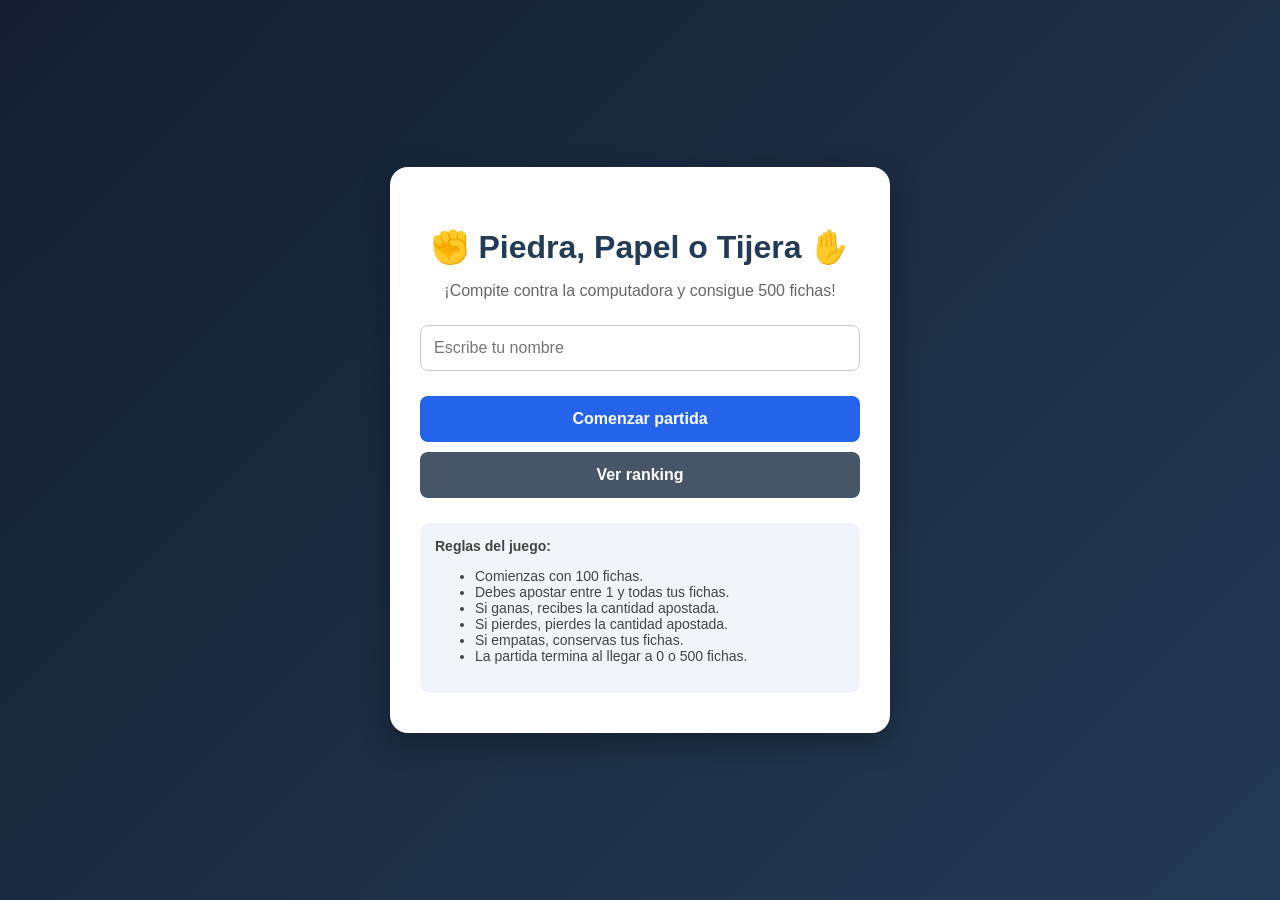
<file: Evaluacion 03/Piedra papel o tijera con apuestas/Piedra papel o tijera con apuestas/wwwroot/index.html>
﻿
<!DOCTYPE html>
<html lang="es">
<head>
    <meta charset="UTF-8">
    <meta name="viewport" content="width=device-width, initial-scale=1.0">
    <title>Piedra, Papel o Tijera</title>

    <style>
        * {
            box-sizing: border-box;
        }

        body {
            margin: 0;
            min-height: 100vh;
            font-family: Arial, sans-serif;
            background: linear-gradient(135deg, #141e30, #243b55);
            color: white;
            display: flex;
            justify-content: center;
            align-items: center;
        }

        .contenedor {
            width: 90%;
            max-width: 500px;
            padding: 40px 30px;
            background: #ffffff;
            color: #222;
            border-radius: 18px;
            text-align: center;
            box-shadow: 0 10px 30px rgba(0,0,0,0.3);
        }

        h1 {
            color: #243b55;
            margin-bottom: 10px;
        }

        .descripcion {
            color: #666;
            margin-bottom: 25px;
        }

        input {
            width: 100%;
            padding: 13px;
            margin-bottom: 15px;
            border: 1px solid #ccc;
            border-radius: 8px;
            font-size: 16px;
        }

        button {
            width: 100%;
            padding: 14px;
            margin-top: 10px;
            border: none;
            border-radius: 8px;
            background: #2563eb;
            color: white;
            font-size: 16px;
            font-weight: bold;
            cursor: pointer;
        }

            button:hover {
                background: #1d4ed8;
            }

        .ranking {
            background: #475569;
        }

            .ranking:hover {
                background: #334155;
            }

        .reglas {
            margin-top: 25px;
            padding: 15px;
            background: #f1f5f9;
            border-radius: 10px;
            color: #444;
            text-align: left;
            font-size: 14px;
        }

        #mensaje {
            color: #dc2626;
            margin-top: 12px;
        }
    </style>
</head>

<body>

    <div class="contenedor">

        <h1>✊ Piedra, Papel o Tijera ✋</h1>

        <p class="descripcion">
            ¡Compite contra la computadora y consigue 500 fichas!
        </p>

        <input type="text"
               id="nombreJugador"
               maxlength="20"
               placeholder="Escribe tu nombre">

        <button onclick="iniciarPartida()">
            Comenzar partida
        </button>

        <button class="ranking" onclick="location.href='ranking.html'">
            Ver ranking
        </button>

        <p id="mensaje"></p>

        <div class="reglas">
            <strong>Reglas del juego:</strong>
            <ul>
                <li>Comienzas con 100 fichas.</li>
                <li>Debes apostar entre 1 y todas tus fichas.</li>
                <li>Si ganas, recibes la cantidad apostada.</li>
                <li>Si pierdes, pierdes la cantidad apostada.</li>
                <li>Si empatas, conservas tus fichas.</li>
                <li>La partida termina al llegar a 0 o 500 fichas.</li>
            </ul>
        </div>

    </div>

    <script>
        async function iniciarPartida() {
            const nombre = document.getElementById("nombreJugador").value.trim();
            const mensaje = document.getElementById("mensaje");

            if (nombre.length < 1 || nombre.length > 20) {
                mensaje.textContent = "Escribe un nombre de entre 1 y 20 caracteres.";
                return;
            }

            try {
                const respuesta = await fetch("/api/juego/iniciar", {
                    method: "POST",
                    headers: {
                        "Content-Type": "application/json"
                    },
                    body: JSON.stringify({
                        nombre: nombre
                    })
                });

                if (!respuesta.ok) {
                    mensaje.textContent = await respuesta.text();
                    return;
                }

                const datos = await respuesta.json();

                sessionStorage.setItem("idPartida", datos.idPartida);
                sessionStorage.setItem("nombreJugador", datos.jugador);

                window.location.href = "juego.html";

            } catch (error) {
                mensaje.textContent = "No se pudo conectar con el servidor.";
            }
        }
    </script>

</body>
</html>
</file>
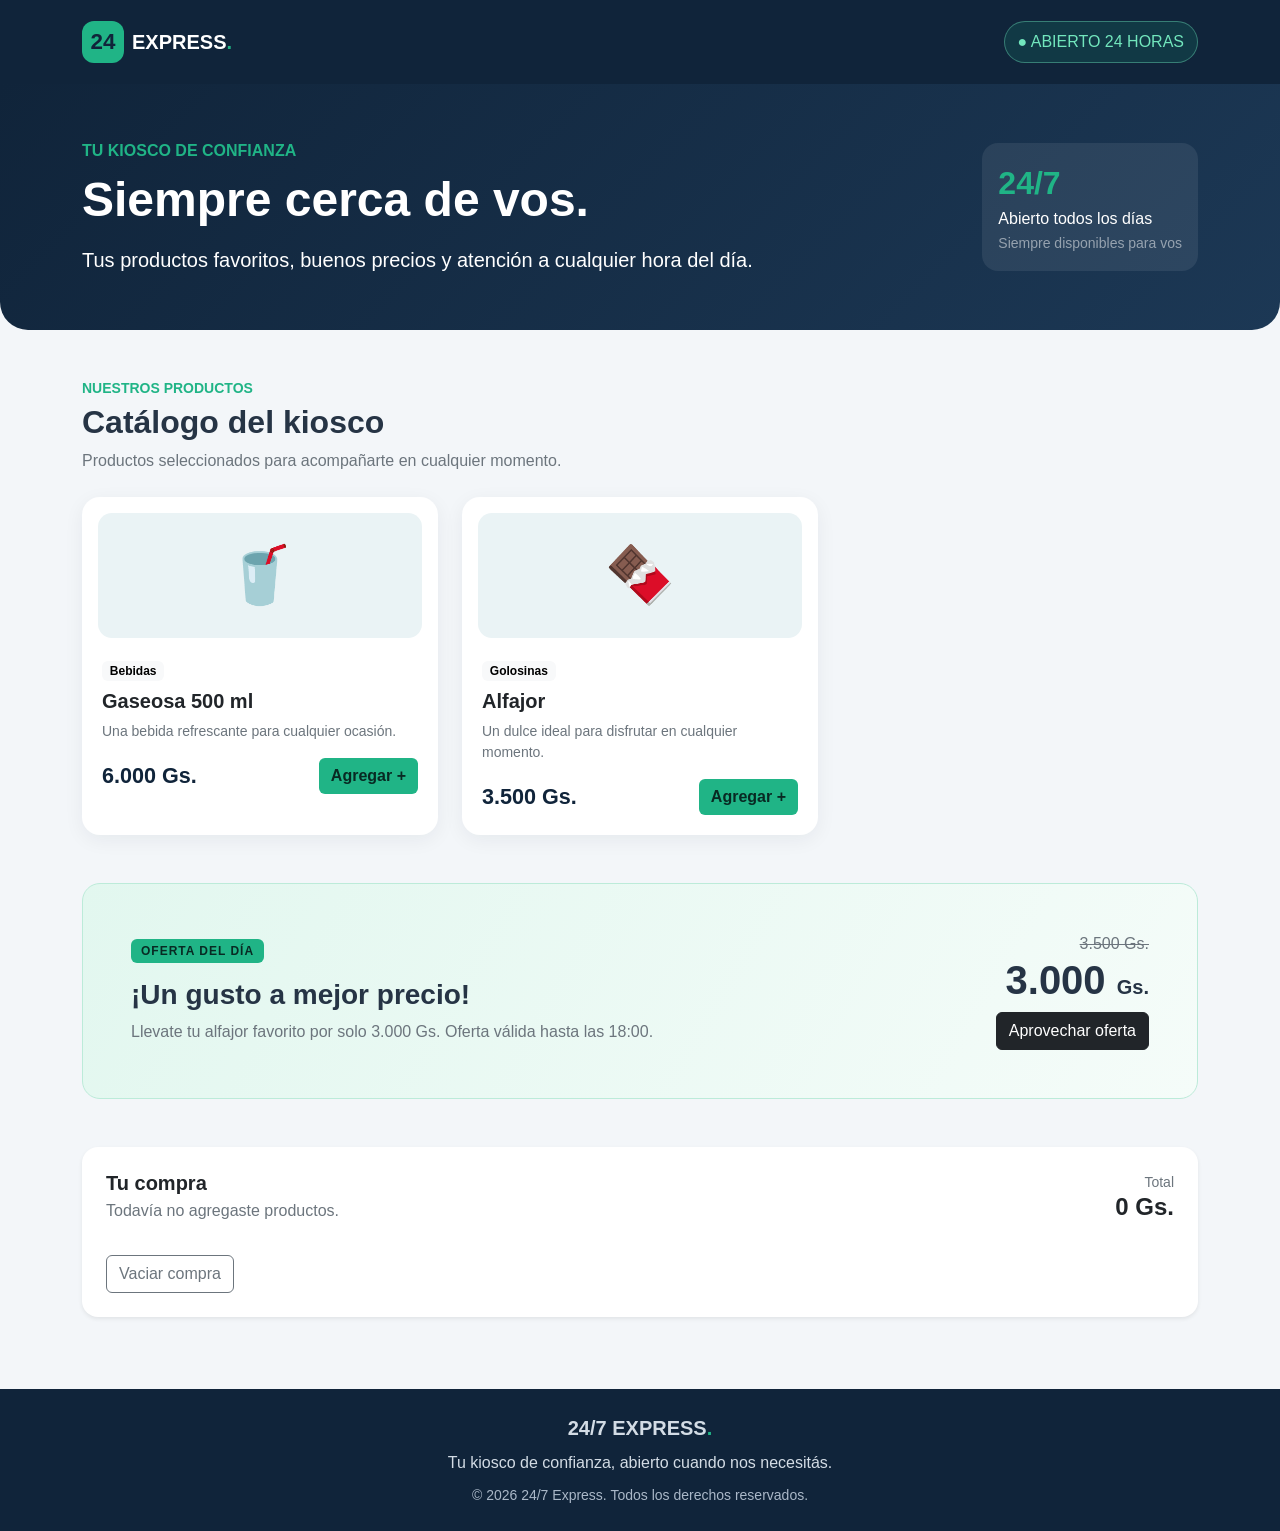
<file: dia7/bootstrap.html>
﻿
<!DOCTYPE html>
<html lang="es">
<head>
    <meta charset="UTF-8">
    <meta name="viewport" content="width=device-width, initial-scale=1.0">
    <meta name="theme-color" content="#10243a">
    <title>24/7 Express | Catálogo</title>

    <!-- Bootstrap CSS -->
    <link href="https://cdn.jsdelivr.net/npm/bootstrap@5.3.8/dist/css/bootstrap.min.css"
          rel="stylesheet">

    <style>
        :root {
            --azul: #10243a;
            --azul-claro: #1c3855;
            --verde: #20b486;
            --fondo: #f3f6f9;
            --texto: #263445;
        }

        body {
            background-color: var(--fondo);
            color: var(--texto);
            font-family: Arial, Helvetica, sans-serif;
        }

        /* Barra de navegación */
        .navbar-custom {
            background-color: var(--azul);
        }

        .brand-icon {
            display: inline-flex;
            width: 42px;
            height: 42px;
            align-items: center;
            justify-content: center;
            background-color: var(--verde);
            border-radius: 12px;
            color: var(--azul);
            font-size: 1.4rem;
            font-weight: bold;
        }

        /* Encabezado */
        .hero {
            background: linear-gradient(135deg, var(--azul), var(--azul-claro));
            color: white;
            padding: 55px 0;
            border-radius: 0 0 28px 28px;
        }

        .badge-open {
            background-color: rgba(32, 180, 134, 0.15);
            color: #72e6bd;
            border: 1px solid rgba(114, 230, 189, 0.4);
            padding: 8px 13px;
            border-radius: 30px;
        }

        .text-green {
            color: var(--verde);
        }

        /* Productos */
        .product-card {
            border: none;
            border-radius: 18px;
            box-shadow: 0 5px 20px rgba(16, 36, 58, 0.06);
            transition: transform 0.2s, box-shadow 0.2s;
            height: 100%;
        }

            .product-card:hover {
                transform: translateY(-4px);
                box-shadow: 0 10px 28px rgba(16, 36, 58, 0.12);
            }

        .product-icon {
            height: 125px;
            display: flex;
            justify-content: center;
            align-items: center;
            background-color: #eaf3f5;
            border-radius: 14px;
            font-size: 3.5rem;
        }

        .price {
            font-size: 1.35rem;
            font-weight: 700;
            color: var(--azul);
        }

        .btn-green {
            background-color: var(--verde);
            color: #082a23;
            font-weight: 600;
            border: none;
        }

            .btn-green:hover {
                background-color: #15966e;
                color: white;
            }

        /* Oferta */
        .offer-card {
            background: linear-gradient(120deg, #e2f7ef, #f5fcf9);
            border: 1px solid #bcebd9;
            border-radius: 18px;
        }

        .offer-label {
            background-color: var(--verde);
            color: #082a23;
            border-radius: 6px;
            padding: 5px 10px;
            font-size: 0.75rem;
            font-weight: bold;
            letter-spacing: 1px;
        }

        /* Pie de página */
        .footer {
            background-color: var(--azul);
            color: #d3dce5;
        }

            .footer small {
                color: #aab8c8;
            }
    </style>
</head>

<body>

    <!-- Navegación -->
    <nav class="navbar navbar-dark navbar-custom py-3">
        <div class="container">
            <a class="navbar-brand d-flex align-items-center gap-2 fw-bold"
               href="#">
                <span class="brand-icon">24</span>
                <span>EXPRESS<span class="text-green">.</span></span>
            </a>

            <span class="badge-open">
                ● ABIERTO 24 HORAS
            </span>
        </div>
    </nav>

    <!-- Encabezado -->
    <header class="hero">
        <div class="container">
            <div class="row align-items-center g-4">
                <div class="col-lg-8">
                    <p class="text-green fw-bold text-uppercase mb-2">
                        Tu kiosco de confianza
                    </p>

                    <h1 class="display-5 fw-bold mb-3">
                        Siempre cerca de vos.
                    </h1>

                    <p class="lead mb-0">
                        Tus productos favoritos, buenos precios y atención
                        a cualquier hora del día.
                    </p>
                </div>

                <div class="col-lg-4 text-lg-end">
                    <div class="d-inline-block text-start p-3 rounded-4"
                         style="background: rgba(255,255,255,0.08);">
                        <div class="fs-2 fw-bold text-green">24/7</div>
                        <div>Abierto todos los días</div>
                        <small class="text-white-50">
                            Siempre disponibles para vos
                        </small>
                    </div>
                </div>
            </div>
        </div>
    </header>

    <main class="container py-5">

        <!-- Título del catálogo -->
        <section class="mb-4">
            <p class="text-uppercase text-green fw-bold small mb-1">
                Nuestros productos
            </p>
            <h2 class="fw-bold">Catálogo del kiosco</h2>
            <p class="text-secondary">
                Productos seleccionados para acompañarte en cualquier momento.
            </p>
        </section>

        <!-- Tarjetas de productos -->
        <section class="row g-4">

            <!-- Gaseosa -->
            <div class="col-12 col-sm-6 col-lg-4">
                <article class="card product-card p-3">
                    <div class="product-icon mb-3" aria-hidden="true">
                        🥤
                    </div>

                    <div class="card-body p-1">
                        <span class="badge text-bg-light mb-2">
                            Bebidas
                        </span>

                        <h3 class="h5 fw-bold">Gaseosa 500 ml</h3>

                        <p class="text-secondary small">
                            Una bebida refrescante para cualquier ocasión.
                        </p>

                        <div class="d-flex justify-content-between
                                    align-items-center mt-3">
                            <span class="price">6.000 Gs.</span>
                            <button class="btn btn-green"
                                    type="button"
                                    onclick="agregarProducto('Gaseosa 500 ml', 6000)">
                                Agregar +
                            </button>
                        </div>
                    </div>
                </article>
            </div>

            <!-- Alfajor -->
            <div class="col-12 col-sm-6 col-lg-4">
                <article class="card product-card p-3">
                    <div class="product-icon mb-3" aria-hidden="true">
                        🍫
                    </div>

                    <div class="card-body p-1">
                        <span class="badge text-bg-light mb-2">
                            Golosinas
                        </span>

                        <h3 class="h5 fw-bold">Alfajor</h3>

                        <p class="text-secondary small">
                            Un dulce ideal para disfrutar en cualquier momento.
                        </p>

                        <div class="d-flex justify-content-between
                                    align-items-center mt-3">
                            <span class="price">3.500 Gs.</span>
                            <button class="btn btn-green"
                                    type="button"
                                    onclick="agregarProducto('Alfajor', 3500)">
                                Agregar +
                            </button>
                        </div>
                    </div>
                </article>
            </div>

        </section>

        <!-- Oferta del día -->
        <section class="offer-card p-4 p-md-5 mt-5">
            <div class="row align-items-center g-3">
                <div class="col-md-8">
                    <span class="offer-label">OFERTA DEL DÍA</span>

                    <h2 class="h3 fw-bold mt-3">
                        ¡Un gusto a mejor precio!
                    </h2>

                    <p class="text-secondary mb-md-0">
                        Llevate tu alfajor favorito por solo 3.000 Gs.
                        Oferta válida hasta las 18:00.
                    </p>
                </div>

                <div class="col-md-4 text-md-end">
                    <div class="text-secondary text-decoration-line-through">
                        3.500 Gs.
                    </div>

                    <div class="display-6 fw-bold">
                        3.000 <span class="fs-5">Gs.</span>
                    </div>

                    <button class="btn btn-dark mt-2"
                            type="button"
                            onclick="agregarProducto('Alfajor en oferta', 3000)">
                        Aprovechar oferta
                    </button>
                </div>
            </div>
        </section>

        <!-- Resumen de compra -->
        <section class="card border-0 shadow-sm rounded-4 p-4 mt-5">
            <div class="d-flex flex-wrap justify-content-between
                        align-items-center gap-3">
                <div>
                    <h2 class="h5 fw-bold mb-1">Tu compra</h2>
                    <p class="text-secondary mb-0" id="cantidad">
                        Todavía no agregaste productos.
                    </p>
                </div>

                <div class="text-md-end">
                    <div class="text-secondary small">Total</div>
                    <div class="h4 fw-bold mb-0" id="total">0 Gs.</div>
                </div>
            </div>

            <ul class="list-group list-group-flush mt-3" id="listaCompra">
            </ul>

            <button class="btn btn-outline-secondary mt-3 align-self-start"
                    type="button"
                    onclick="vaciarCompra()">
                Vaciar compra
            </button>
        </section>

    </main>

    <!-- Pie de página -->
    <footer class="footer py-4 mt-4">
        <div class="container text-center">
            <div class="fw-bold fs-5 mb-2">
                24/7 EXPRESS<span class="text-green">.</span>
            </div>

            <p class="mb-2">
                Tu kiosco de confianza, abierto cuando nos necesitás.
            </p>

            <small>
                © 2026 24/7 Express. Todos los derechos reservados.
            </small>
        </div>
    </footer>

    <!-- Bootstrap JS -->
    <script src="https://cdn.jsdelivr.net/npm/bootstrap@5.3.8/dist/js/bootstrap.bundle.min.js"></script>

    <script>
                const compra = [];

                function formatoGs(valor) {
                    return valor.toLocaleString("es-PY") + " Gs.";
                }

                function agregarProducto(nombre, precio) {
                    compra.push({ nombre, precio });
                    actualizarCompra();
                }

                function actualizarCompra() {
                    const lista = document.getElementById("listaCompra");
                    const total = document.getElementById("total");
                    const cantidad = document.getElementById("cantidad");

                    lista.innerHTML = "";

                    compra.forEach((producto, indice) => {
                        const elemento = document.createElement("li");

                        elemento.className =
                            "list-group-item d-flex justify-content-between align-items-center";

                        const descripcion = document.createElement("span");
                        descripcion.textContent =
                            producto.nombre + " — " + formatoGs(producto.precio);

                        const eliminar = document.createElement("button");
                        eliminar.className = "btn btn-sm btn-outline-danger";
                        eliminar.textContent = "Quitar";
                        eliminar.type = "button";
                        eliminar.addEventListener("click", () => {
                            compra.splice(indice, 1);
                            actualizarCompra();
                        });

                        elemento.append(descripcion, eliminar);
                        lista.appendChild(elemento);
                    });

                    const suma = compra.reduce(
                        (acumulado, producto) => acumulado + producto.precio,
                        0
                    );

                    total.textContent = formatoGs(suma);

                    cantidad.textContent = compra.length === 0
                        ? "Todavía no agregaste productos."
                        : compra.length + (
                            compra.length === 1
                                ? " producto agregado."
                                : " productos agregados."
                        );
                }

                function vaciarCompra() {
                    compra.length = 0;
                    actualizarCompra();
                }
    </script>

</body>
</html>
</file>
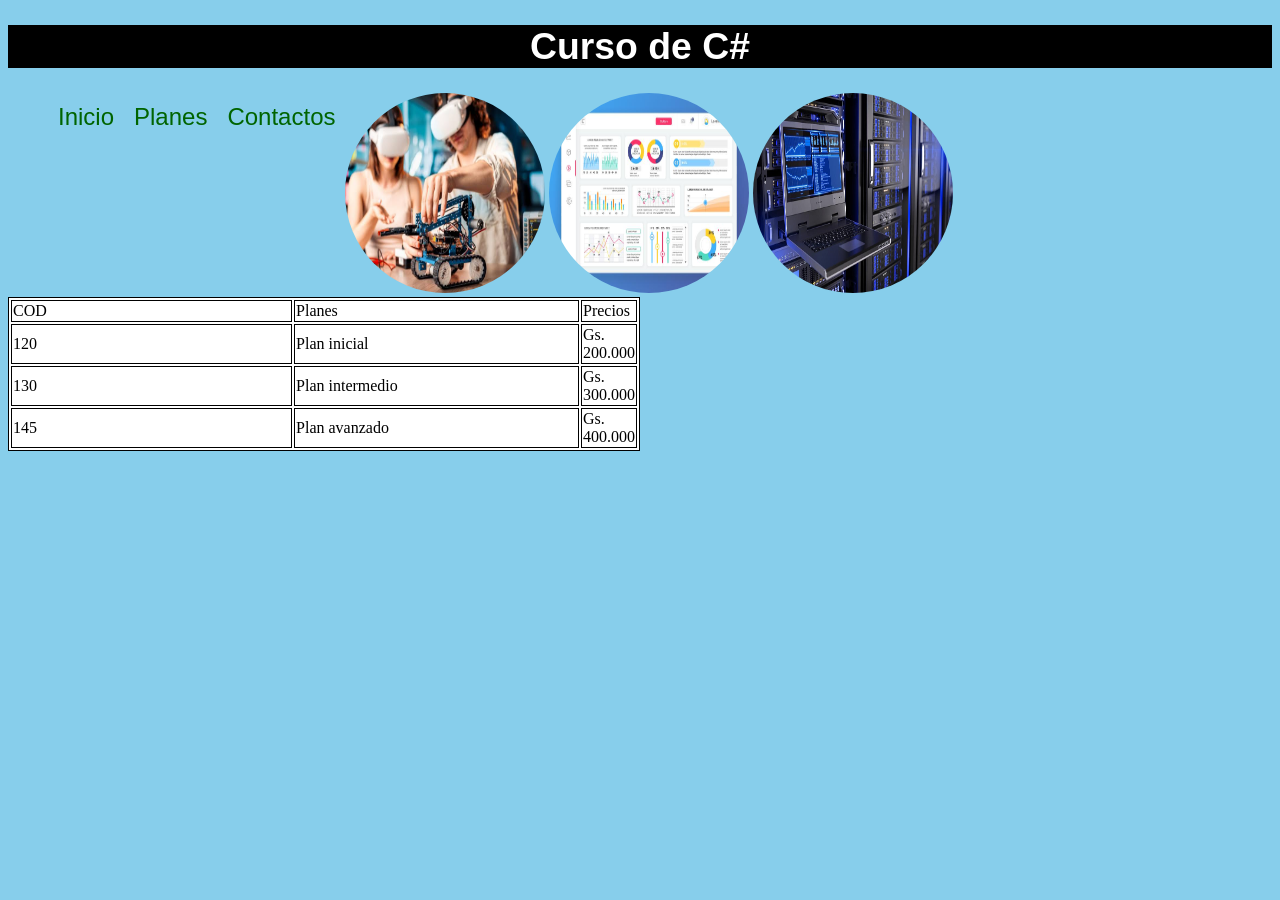
<file: dia7/pagina.html>
﻿<!DOCTYPE html>
<html>
	<head>
		<title>Curso de Csharp</title>
		<meta charset="UTF-8"/>
		<link rel="stylesheet" href="estilos.css"/>
	</head>
	<body>
		<h1>Curso de C#</h1>
		<ul>
			<li>Inicio</li>
			<li>Planes</li>
			<li>Contactos</li>
		</ul>
		<img src="imagenes/publicidad1.jpg" class="estilo-img"/>
		<img src="imagenes/publicidad2.jpg" class="estilo-img"/>
		<img src="imagenes/publicidad3.jpg" class="estilo-img"/>

		<table>
			<tr>
				<td>COD</td>
				<td>Planes</td>
				<td>Precios</td>
			</tr>
			<tr>
				<td>120</td>
				<td>Plan inicial</td>
				<td>Gs. 200.000</td>
			</tr>
			<tr>
				<td>130</td>
				<td>Plan intermedio</td>
				<td>Gs. 300.000</td>
			</tr>
			<tr>
				<td>145</td>
				<td>Plan avanzado</td>
				<td>Gs. 400.000</td>
			</tr>
			
		</table>
	</body>
</html>
</file>
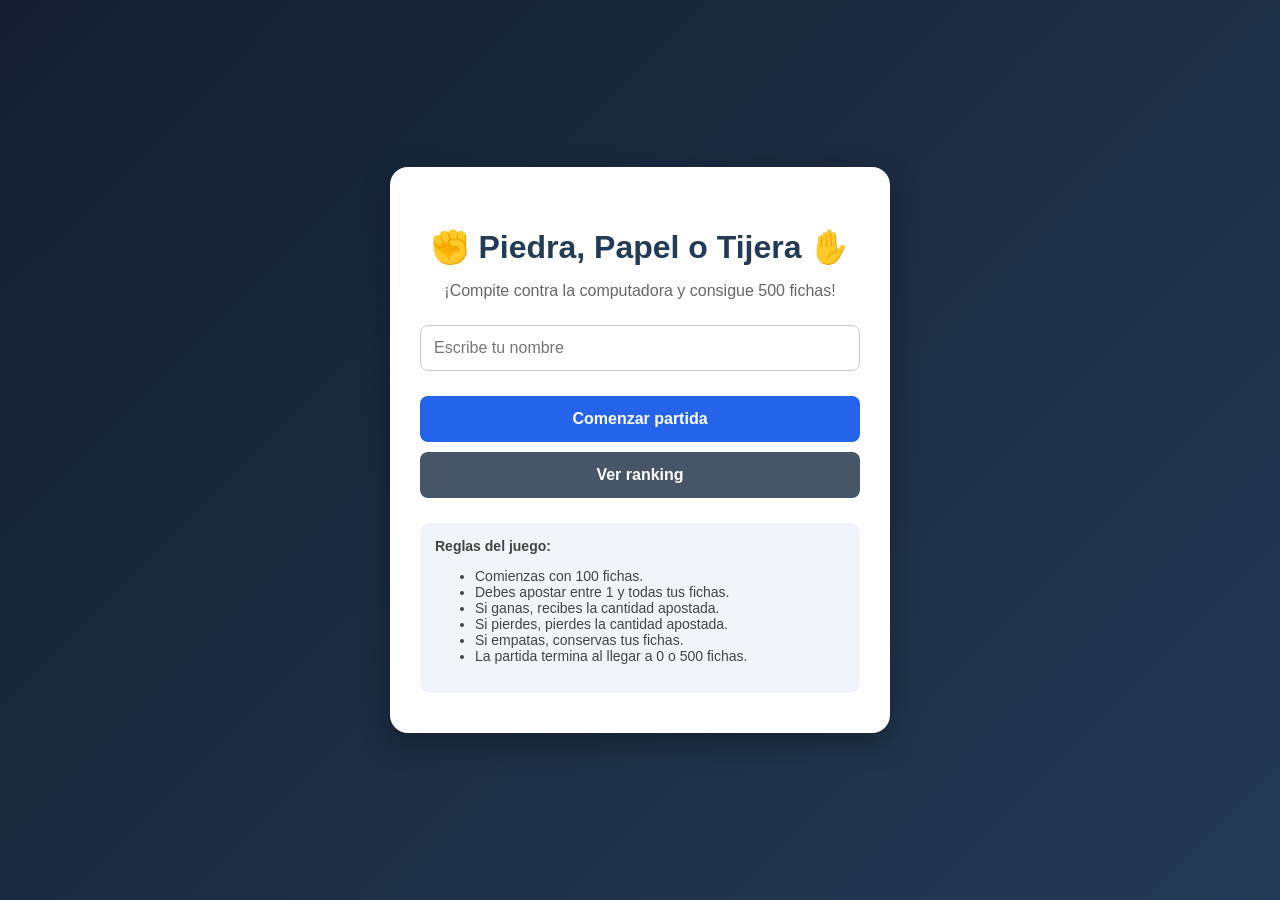
<file: Evaluacion 03/Piedra papel o tijera con apuestas/Piedra papel o tijera con apuestas/wwwroot/juego.html>
﻿
<!DOCTYPE html>
<html lang="es">
<head>
    <meta charset="UTF-8">
    <meta name="viewport" content="width=device-width, initial-scale=1.0">
    <title>Jugar - Piedra, Papel o Tijera</title>

    <style>
        * {
            box-sizing: border-box;
        }

        body {
            margin: 0;
            min-height: 100vh;
            font-family: Arial, sans-serif;
            background: linear-gradient(135deg, #141e30, #243b55);
            display: flex;
            justify-content: center;
            align-items: center;
            color: #222;
        }

        .contenedor {
            background: white;
            width: 92%;
            max-width: 650px;
            padding: 30px;
            border-radius: 18px;
            text-align: center;
            box-shadow: 0 10px 30px rgba(0,0,0,0.3);
        }

        h1 {
            color: #243b55;
        }

        .fichas {
            background: #eff6ff;
            border-radius: 12px;
            padding: 20px;
            margin: 20px 0;
        }

        .cantidad {
            font-size: 38px;
            font-weight: bold;
            color: #2563eb;
        }

        .opciones {
            display: flex;
            gap: 12px;
            margin: 20px 0;
        }

        .opcion {
            flex: 1;
            padding: 18px 8px;
            border: 2px solid #ddd;
            background: #f8fafc;
            border-radius: 12px;
            cursor: pointer;
            font-size: 16px;
        }

            .opcion:hover {
                border-color: #2563eb;
            }

        .seleccionada {
            border-color: #2563eb;
            background: #dbeafe;
        }

        input {
            width: 100%;
            padding: 14px;
            border: 1px solid #ccc;
            border-radius: 8px;
            font-size: 18px;
            text-align: center;
        }

        .boton {
            width: 100%;
            padding: 15px;
            border: none;
            border-radius: 8px;
            background: #2563eb;
            color: white;
            font-size: 17px;
            font-weight: bold;
            cursor: pointer;
            margin-top: 15px;
        }

            .boton:hover {
                background: #1d4ed8;
            }

            .boton:disabled {
                background: #94a3b8;
                cursor: not-allowed;
            }

        .resultado {
            display: none;
            margin-top: 25px;
            padding: 20px;
            background: #f1f5f9;
            border-radius: 12px;
        }

            .resultado h2 {
                color: #243b55;
            }

        .error {
            color: #dc2626;
            margin-top: 12px;
        }

        .volver {
            display: inline-block;
            margin-top: 20px;
            color: #475569;
            text-decoration: none;
        }
    </style>
</head>

<body>

    <div class="contenedor">

        <h1>✊ Piedra, Papel o Tijera ✋</h1>

        <h2 id="nombreJugador">Jugador</h2>

        <div class="fichas">
            <p>Tus fichas disponibles</p>
            <div class="cantidad" id="fichas">100</div>
        </div>

        <h3>Elige tu jugada</h3>

        <div class="opciones">
            <button class="opcion" id="piedra" onclick="elegir('piedra')">
                ✊ Piedra
            </button>

            <button class="opcion" id="papel" onclick="elegir('papel')">
                ✋ Papel
            </button>

            <button class="opcion" id="tijera" onclick="elegir('tijera')">
                ✌️ Tijera
            </button>
        </div>

        <h3>¿Cuántas fichas quieres apostar?</h3>

        <input type="number"
               id="apuesta"
               min="1"
               max="100"
               step="1"
               value="10">

        <button class="boton" id="botonJugar" onclick="jugarRonda()">
            Jugar ronda
        </button>

        <p class="error" id="mensaje"></p>

        <div class="resultado" id="resultado">
            <h2 id="textoResultado"></h2>

            <p>
                Tu jugada:
                <strong id="jugadaJugador"></strong>
            </p>

            <p>
                Computadora:
                <strong id="jugadaComputadora"></strong>
            </p>

            <p id="textoFichas"></p>
        </div>

        <a class="volver" href="index.html">
            Volver al inicio
        </a>

    </div>

    <script src="js/juego.js"></script>

</body>
</html>
</file>
<file: dia7/estilos.css>
﻿body {
	background-color:skyblue;
}

h1 {
	font-family: Arial;
	font-size: 28pt;
	text-align: center;
	background-color: black;
	color: white;
}

ul {
	list-style:none;
}

ul li {
	float: left;
	padding:10px;
	font-family:Arial;
	font-size:18pt;
	color:darkgreen;
}

.estilo-img {
	width:200px;
	height:200px;
	border-radius:100px;
}

.estilo-img:hover {
	box-shadow:5px 5px 2px gray;
	transform:scale(1.2);
}
/*estilo de tabla*/
table,td {
	border:solid 1px black;
	width:50%;
	background-color:white;
}
</file>
